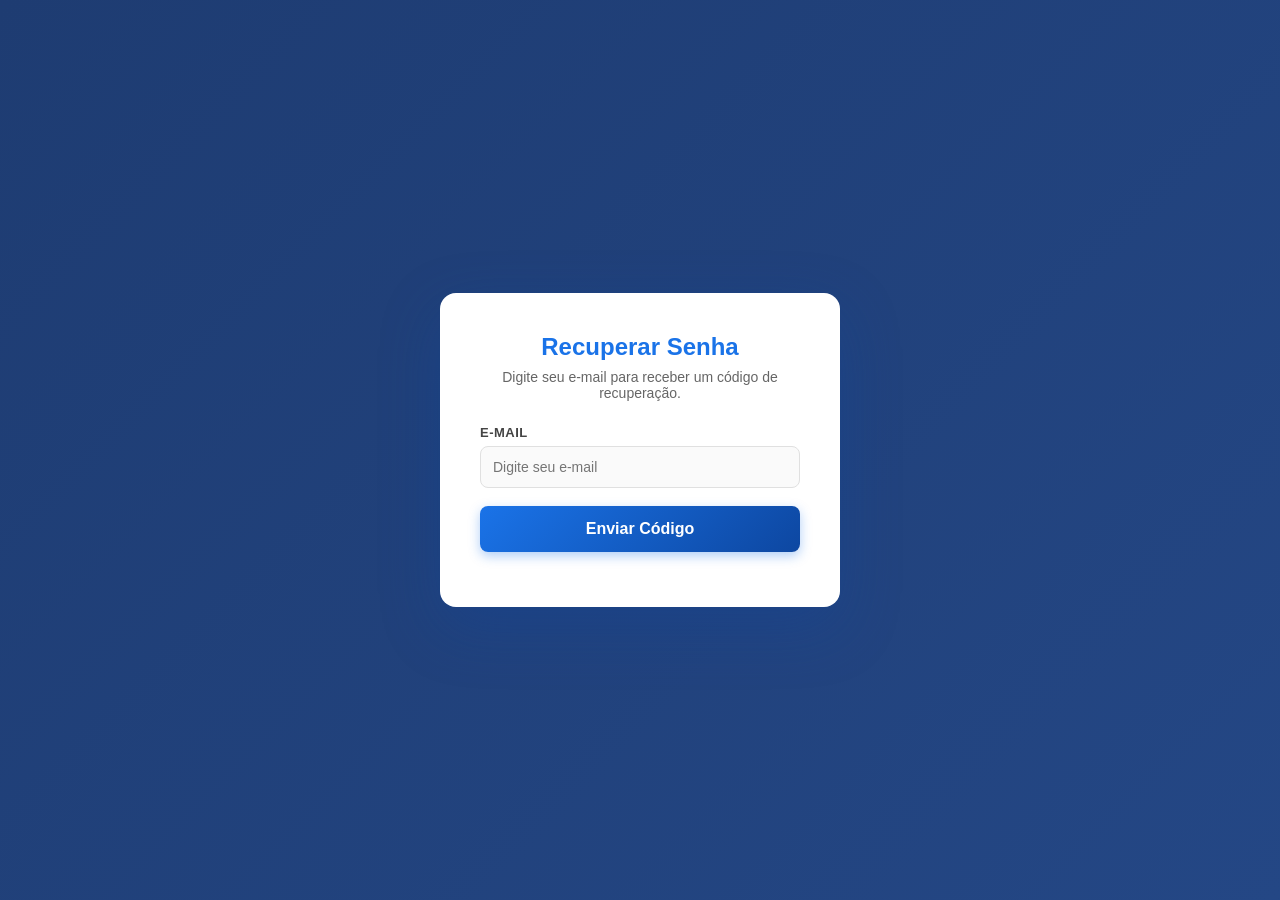
<file: projeto-grupo09/Projeto_x/redefinir_senha/index.html>
<!DOCTYPE html>
<html lang="pt-br">
<head>
    <meta charset="UTF-8">
    <meta name="viewport" content="width=device-width, initial-scale=1.0">
    <title>Redefinir Senha</title>
    <link rel="stylesheet" href="Stylex.css">
</head>
<body>
  <div class="container">

    <h2>Recuperar Senha</h2>

    <p>
      Digite seu e-mail para receber um código de recuperação.
    </p>

    <!-- EMAIL -->
    <div class="input-group">
      <label>E-mail</label>
      <input 
        type="email" 
        id="email" 
        placeholder="Digite seu e-mail"
      >
    </div>

    <button onclick="enviarCodigo()">
      Enviar Código
    </button>

    <!-- CÓDIGO -->
    <div class="codigo-area" id="codigoArea">

      <div class="input-group">
        <label>Código de 4 dígitos</label>
        <input 
          type="text" 
          id="codigo"
          maxlength="4"
          placeholder="0000"
        >
      </div>

      <div class="input-group">
        <label>Nova Senha</label>
        <input 
          type="password" 
          id="novaSenha"
          placeholder="Digite a nova senha"
        >
      </div>

      <button onclick="redefinirSenha()">
        Redefinir Senha
      </button>

    </div>

    <div class="mensagem" id="mensagem"></div>
    </div>


    <script src="redefinir.js"></script>
</body>
</html>
</file>
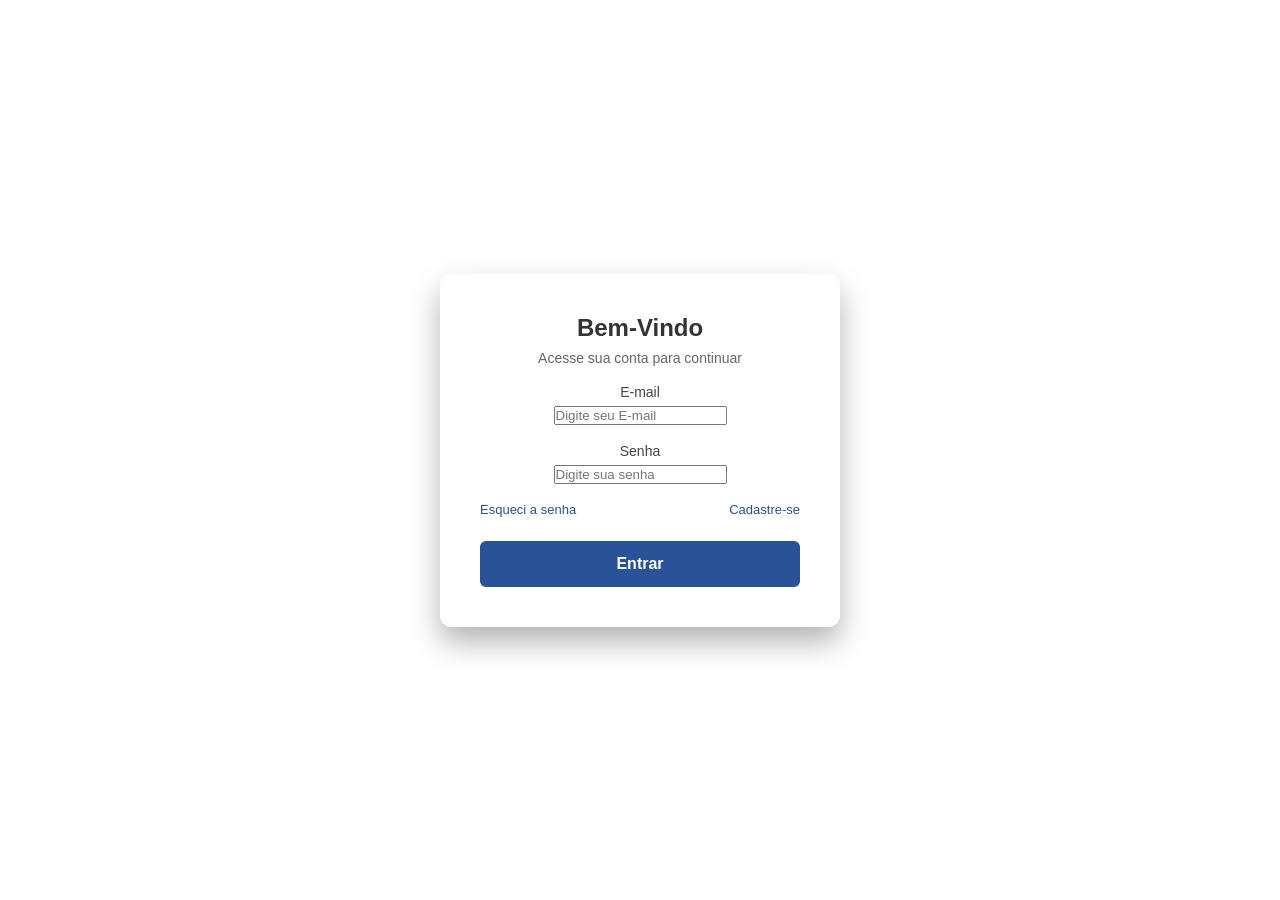
<file: projeto-grupo09/Projeto_x/Login/Login.html>
<!DOCTYPE html>
<html lang="pt-br">
<head>
    <meta charset="UTF-8">
    <meta name="viewport" content="width=device-width, initial-scale=1.0">
    <title>Login</title>
    <link rel="stylesheet" href="Stylex.css">
</head>
<body>
    <div class="login-container">
        <form class="login-form">
          <h2 id="tituloLogin"></h2>
            <p>Acesse sua conta para continuar</p>

            <div class="input-group">
                <label for="email">E-mail</label>
                <input type="email"id="email" placeholder="Digite seu E-mail" required>
            </div>

            <div class="input-group">
                <label for="password"> Senha</label>
                <input type="password" id="password" placeholder="Digite sua senha" required>
            </div>

            <div class="actions">
                <a href="../redefinir_senha/index.html">Esqueci a senha</a>
                <a href="../Wesley/cadastro.html">Cadastre-se</a>
            </div>

            <button type="submit"class="login-btn">
                Entrar
            </button>

            </div>
        </form>
    </div>
    <script src="login.efeito.js"></script>
    <script src="login.js"></script>
</body>
</html>
</file>
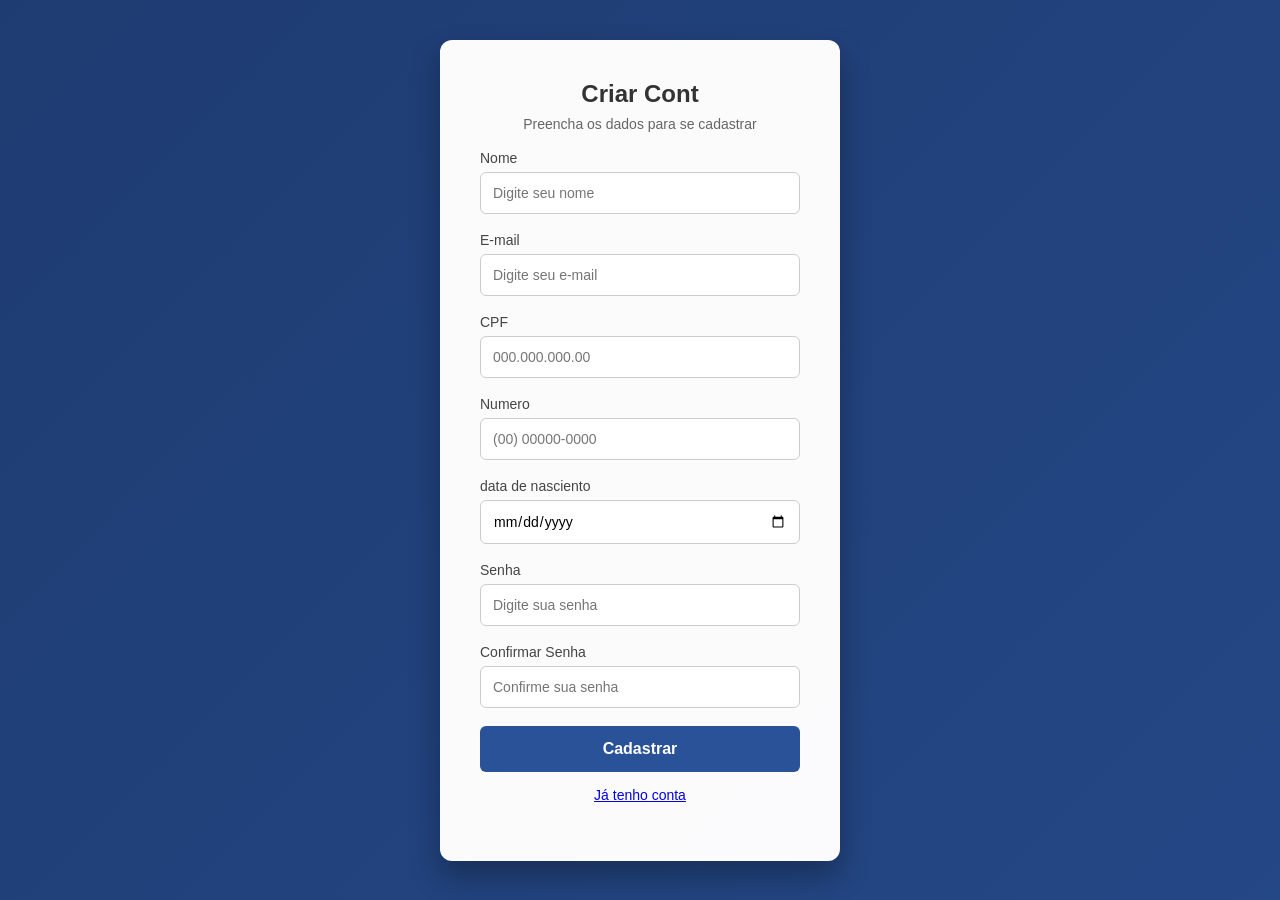
<file: projeto-grupo09/Projeto_x/Wesley/cadastro.html>
<!DOCTYPE html>
<html lang="pt-br">
<head>
    <meta charset="UTF-8">
    <meta name="viewport" content="width=device-width, initial-scale=1.0">
    <title>Cadastro</title>
</head>
<body>
    <div class="login-container">
        <form class="login-form" id="cadastroForm">
            <h2 id="tituloCadastro"></h2>
            <p>Preencha os dados para se cadastrar</p>

            <div class="input-group">
                <label for="nome">Nome</label>
                <input type="text" id="nome" placeholder="Digite seu nome" required>
            </div>

            <div class="input-group">
                <label for="email">E-mail</label>
                <input type="email" id="email" placeholder="Digite seu e-mail" required>
            </div>

            <div class="input-group">
                <label for="cpf">CPF</label>
                <input type="text" id="cpf" placeholder="000.000.000.00" required>
            </div>

            <div class="input-group">
                <label for="numero">Numero</label>
                <input type="tel" id="numero" placeholder="(00) 00000-0000" required>
            </div>

            <div class="input-group">
                <label for="dn">data de nasciento</label>
            <input type="date" id="idade" placeholder="Data de nascimento" required>
            </div>

            <div class="input-group">
                <label for="senha">Senha</label>
                <input type="password" id="senha" placeholder="Digite sua senha" required>
            </div> 

            <div class="input-group">
                <label for="confirmarSenha">Confirmar Senha</label>
                <input type="password" id="confirmarSenha" placeholder="Confirme sua senha" required>
            </div>

            <button type="submit" class="login-btn">Cadastrar</button>

            <p style="margin-top:15px; text-align:center;">
                <a href="../Login/Login.html">Já tenho conta</a>
            </p>

            <p id="mensagem" style="text-align:center; margin-top:10px;"></p>
        </form>
    </div>

    <script src="cadastro.efeito.js"></script>
    <script src="cadastro.js"></script>
    <link rel="stylesheet" href="cadastro.css">
    

</body>
</html>
</file>
<file: projeto-grupo09/Projeto_x/redefinir_senha/Stylex.css>
* {
    margin: 0;
    padding: 0;
    box-sizing: border-box;
    font-family: 'Segoe UI', Tahoma, Geneva, Verdana, sans-serif;
}

body {
    display: flex;
    justify-content: center;
    align-items: center;
    min-height: 100vh;
    background: linear-gradient(135deg, #1e3c72, #2a5298);
    background-size: 200% 200%;
    animation: gradientMove 6s infinite alternate;
}

@keyframes gradientMove {
    from { background-position: left; }
    to { background-position: right; }
}

@keyframes subirCard {
    from {
        opacity: 0;
        transform: translateY(40px);
    }
    to {
        opacity: 1;
        transform: translateY(0);
    }
}

.container {
    background: white;
    padding: 40px;
    border-radius: 16px;
    box-shadow: 0 20px 60px rgba(13, 71, 161, 0.3);
    width: 100%;
    max-width: 400px;
    animation: subirCard 0.6s ease forwards;
}

h2 {
    text-align: center;
    color: #1a73e8;
    font-size: 24px;
    margin-bottom: 8px;
}

p {
    text-align: center;
    color: #666;
    font-size: 14px;
    margin-bottom: 24px;
}

.input-group {
    margin-bottom: 18px;
}

label {
    display: block;
    margin-bottom: 6px;
    color: #444;
    font-size: 13px;
    font-weight: 700;
    text-transform: uppercase;
    letter-spacing: 0.5px;
}

input {
    width: 100%;
    padding: 12px;
    border: 1.5px solid #e0e0e0;
    border-radius: 8px;
    font-size: 14px;
    outline: none;
    transition: all 0.2s ease;
    background: #fafafa;
}

input:focus {
    border-color: #1a73e8;
    box-shadow: 0 0 0 3px rgba(26, 115, 232, 0.15);
    background: white;
}

button {
    width: 100%;
    padding: 14px;
    background: linear-gradient(135deg, #1a73e8, #0d47a1);
    color: white;
    border: none;
    border-radius: 8px;
    font-size: 16px;
    font-weight: bold;
    cursor: pointer;
    position: relative;
    overflow: hidden;
    transition: all 0.2s ease;
    box-shadow: 0 4px 12px rgba(26, 115, 232, 0.35);
}

button::after {
    content: '';
    position: absolute;
    top: 0;
    left: -100%;
    width: 60%;
    height: 100%;
    background: linear-gradient(
        120deg,
        transparent,
        rgba(255,255,255,0.4),
        transparent
    );
    animation: brilho 2s infinite;
}

@keyframes brilho {
    0% { left: -100%; }
    50% { left: 150%; }
    100% { left: 150%; }
}

button:hover {
    transform: translateY(-2px);
    box-shadow: 0 6px 16px rgba(26, 115, 232, 0.45);
}

.codigo-area {
    display: none;
    margin-top: 20px;
}

.mensagem {
    text-align: center;
    margin-top: 15px;
    font-size: 14px;
    font-weight: 500;
}
</file>
<file: projeto-grupo09/Projeto_x/Login/Stylex.css>
*{
    margin: 0;
    padding: 0;
    box-sizing: border-box;
    font-family: 'Segoe UI', 'Segoe UI', Tahoma, Geneva, Verdana, sans-serif;
     align-content: center;

}

body{
    display: flex;
    justify-content: center;
    min-height: 100vh;
    background: linear-gradient(135deg,#2a5298 100%); 
    align-items: center;
    margin: 0;
}

.login-container{
    background: rgba(255, 255, 255, 0.98);
    padding: 40px;
    border-radius: 12px;
    box-shadow: 0 15px 30px rgba(0,0,0,0.3);
    width: 100%;
    max-width: 400px;
    align-items: center;
}

.login-form h2{
    color: #333;
    font-size: 24px;
    margin-bottom: 8px;
    text-align: center;
}

.login-form p{
    color: #666;
    font-size: 14px;
    margin-bottom: 18px;
    text-align: center;
}

.input-group{
    margin-bottom: 18px;
    align-items: center;
        text-align: center;

}

.input-group label{
    display: block;
    color: #444;
    margin-bottom: 6px;
    font-size: 14px;
    font-weight: 500;
    align-items: center;
}

.input-group input:focus {
    border-color:#2a5298;
    box-shadow: 0 0 5px rgba(42, 82, 152, 0.3);
    outline: none;
}

.actions{
    display: flex;
    justify-content: space-between;
    align-items: center;
    margin-bottom: 24px;
    font-size: 13px;
}

.actions label{
    display:flex;
    align-items: center;
    gap: 5px;
    color: #555;
    cursor: pointer;
}

.actions a {
    color: #2a5298;
    text-decoration: none;
    font-weight: 500;
}

.actions a:hover{
    text-decoration: underline;
}

.login-btn{

    .login-btn {
    width: 100%;
    padding: 14px;
    background-color: #2a5298;
    color: white;
    border: none;
    border-radius: 6px;
    font-size: 16px;
    font-weight: bold;
    cursor: pointer;
    position: relative;
    overflow: hidden;
}

.login-btn::after {
    content: '';
    position: absolute;
    top: 0;
    left: -100%;
    width: 60%;
    height: 100%;
    background: linear-gradient(
        120deg,
        transparent,
        rgba(255,255,255,0.4),
        transparent
    );
    animation: brilho 2s infinite;
}

@keyframes brilho {
    0% { left: -100%; }
    50% { left: 150%; }
    100% { left: 150%; }
}
    
    width: 100%;
    padding: 14px;
    background-color: #2a5298;
    color: white;
    border: none;
    border-radius: 6px;
    font-size: 16px;
    font-weight:bold;
    cursor: pointer;
}
.login-btn:hover{
    background-color: #1e3c72;
}

.login-btn:active{
    transform: scale(0.98);
}
@keyframes subirCard {
    from {
        opacity: 0;
        transform: translateY(40px);
    }
    to {
        opacity: 1;
        transform: translateY(0);
    }
}

.login-container {
    animation: subirCard 0.6s ease forwards;
}
</file>
<file: projeto-grupo09/Projeto_x/Wesley/cadastro.css>
* { 
    margin: 0;
    padding: 0;
    box-sizing: border-box;
    font-family: 'Segoe UI', Tahoma, Geneva, Verdana, sans-serif;
    transition: all 0.3s ease;
}


body {
    display: flex;
    justify-content: center;
    align-items: center;
    min-height: 100vh;
    background: linear-gradient(135deg, #1e3c72, #2a5298);
    background-size: 200% 200%;
    animation: gradientMove 6s infinite alternate;
}


@keyframes gradientMove {
    from {
        background-position: left;
    }

    to {
        background-position: right;
    }
}


.login-container {
    background: rgba(255, 255, 255, 0.98);
    padding: 40px;
    border-radius: 12px;
    box-shadow: 0 15px 30px rgba(0, 0, 0, 0.3);
    width: 100%;
    max-width: 400px;
}


.login-container:hover {
    transform: translateY(-3px) scale(1.01);
}


h2 {
    text-align: center;
    color: #333;
    font-size: 24px;
    margin-bottom: 8px;
}

p {
    text-align: center;
    color: #666;
    font-size: 14px;
    margin-bottom: 18px;
}


.input-group {
    margin-bottom: 18px;
}

label {
    display: block;
    margin-bottom: 6px;
    color: #444;
    font-size: 14px;
    font-weight: 500;
}

input {
    width: 100%;
    padding: 12px;
    border: 1px solid #ccc;
    border-radius: 6px;
    font-size: 14px;
    outline: none;
}


input:focus {
    border-color: #2a5298;
    box-shadow: 0 0 5px rgba(42, 82, 152, 0.5);
    transform: scale(1.02);
}


button {
    width: 100%;
    padding: 14px;
    background: #2a5298;
    color: white;
    border: none;
    border-radius: 6px;
    font-size: 16px;
    font-weight: bold;
    cursor: pointer;
    position: relative;
    overflow: hidden;
}

button::after {
    content: '';
    position: absolute;
    top: 0;
    left: -100%;
    width: 60%;
    height: 100%;
    background: linear-gradient(
        120deg,
        transparent,
        rgba(255,255,255,0.4),
        transparent
    );
    animation: brilho 2s infinite;
}

@keyframes brilho {
    0% { left: -100%; }
    50% { left: 150%; }
    100% { left: 150%; }
}


button:hover {
    background: #1e3c72;
    transform: translateY(-2px);
    box-shadow: 0 8px 15px rgba(0, 0, 0, 0.2);
}

button:active {
    transform: scale(0.98);
}

#mensagem {
    margin-top: 10px;
    text-align: center;
}

@keyframes subirCard {
    from {
        opacity: 0;
        transform: translateY(40px);
    }
    to {
        opacity: 1;
        transform: translateY(0);
    }
}

.login-container {
    animation: subirCard 0.6s ease forwards;
}
</file>
